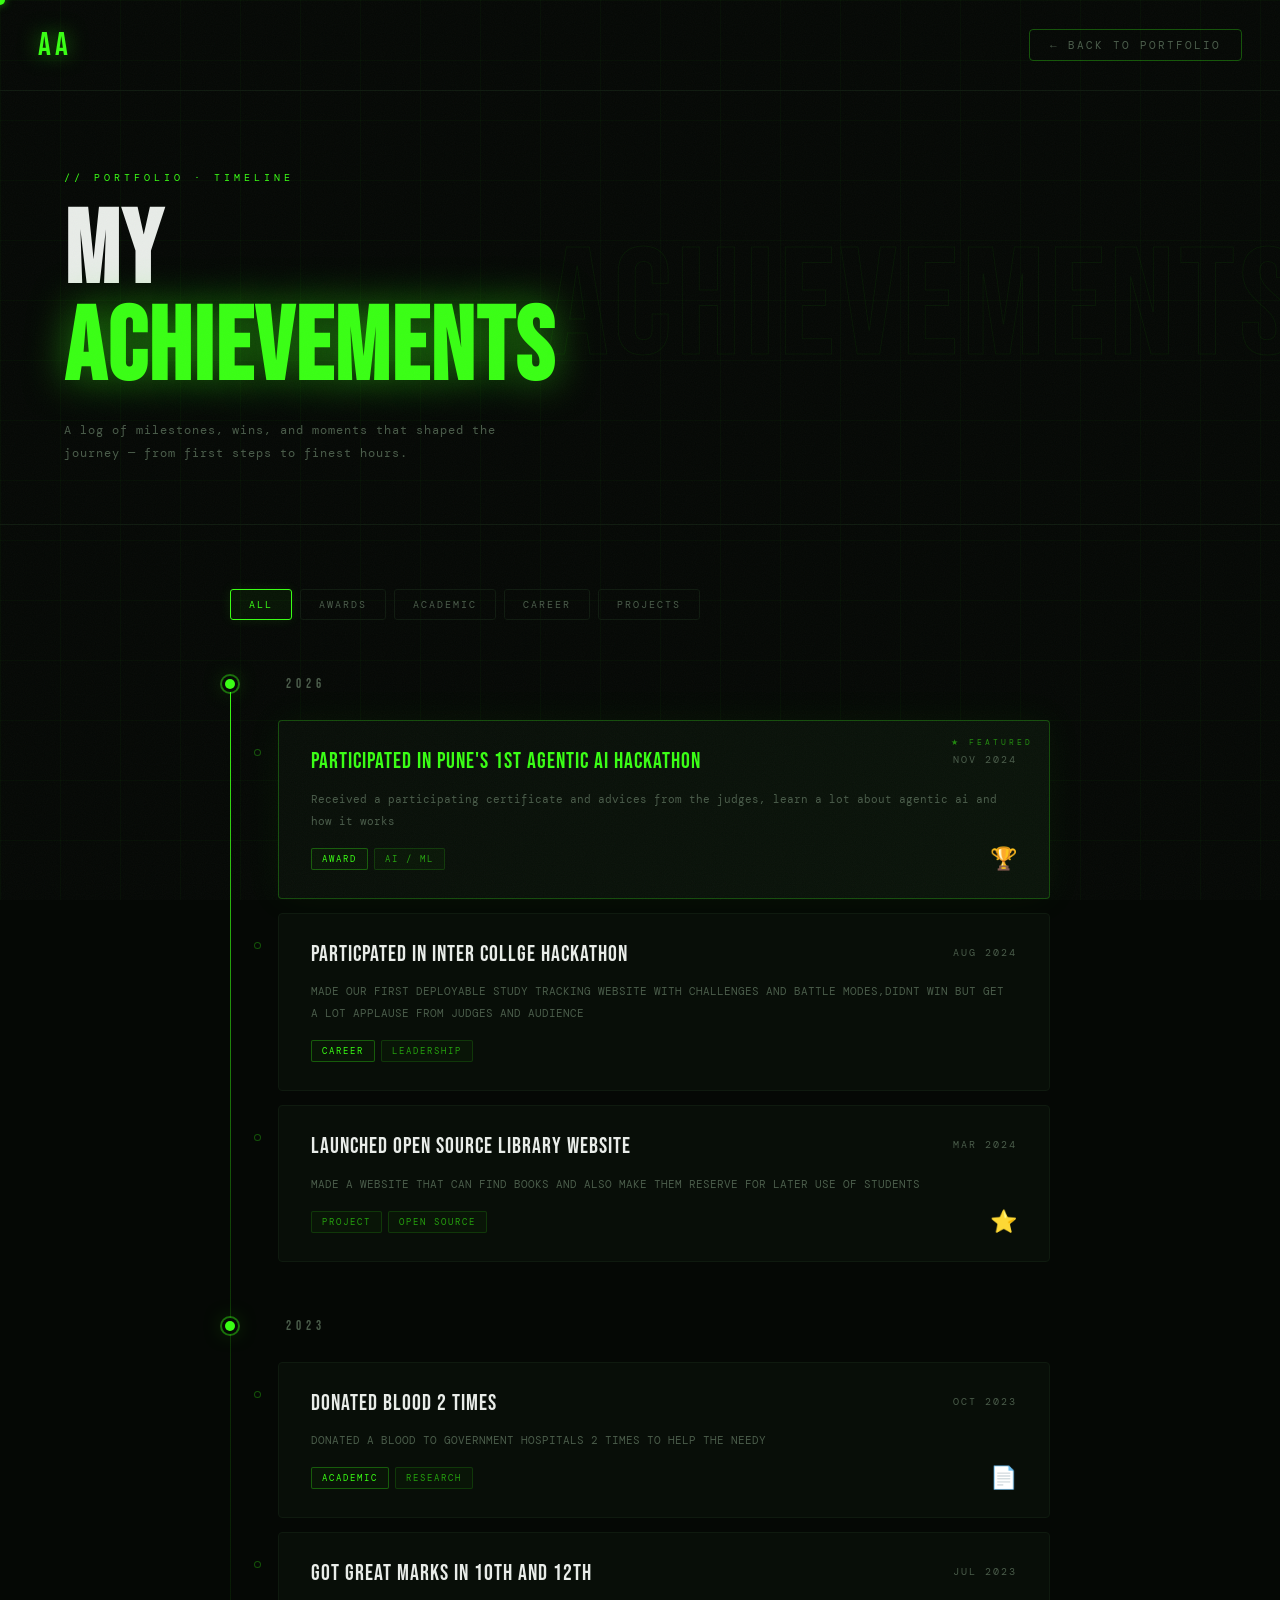
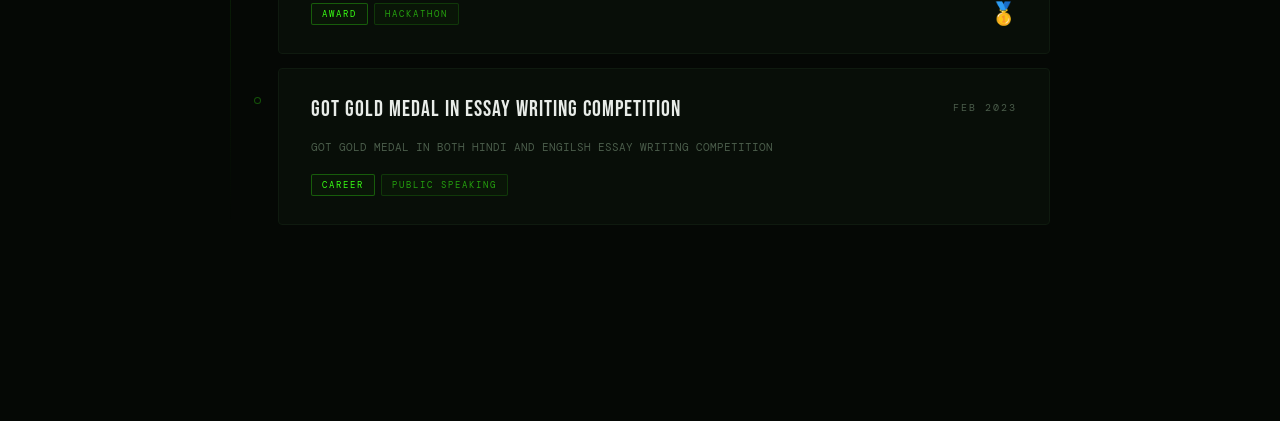
<file: achievementsx.html>
<!DOCTYPE html>
<html lang="en">
<head>
  <meta charset="UTF-8" />
  <meta name="viewport" content="width=device-width, initial-scale=1.0"/>
  <title>Aditya Abhinav — Achievements</title>
  <link href="https://fonts.googleapis.com/css2?family=Bebas+Neue&family=Syne:wght@400;700;800&family=DM+Mono:wght@300;400&display=swap" rel="stylesheet"/>
  <style>
    *, *::before, *::after { box-sizing: border-box; margin: 0; padding: 0; }

    :root {
      --green: #39ff14;
      --green-dim: rgba(57,255,20,0.12);
      --green-glow: rgba(57,255,20,0.5);
      --bg: #050805;
      --surface: #080e08;
      --line: #0f1a0f;
      --text: #e8ece8;
      --muted: #4a5c4a;
      --font-display: 'Bebas Neue', sans-serif;
      --font-body: 'Syne', sans-serif;
      --font-mono: 'DM Mono', monospace;
    }

    html { scroll-behavior: smooth; overflow-x: hidden; }

    body {
      background: var(--bg);
      color: var(--text);
      font-family: var(--font-mono);
      min-height: 100vh;
      overflow-x: hidden;
      cursor: none;
    }

    /* ── grain ── */
    body::before {
      content: '';
      position: fixed; inset: 0;
      background-image: url("data:image/svg+xml,%3Csvg viewBox='0 0 200 200' xmlns='http://www.w3.org/2000/svg'%3E%3Cfilter id='n'%3E%3CfeTurbulence type='fractalNoise' baseFrequency='0.9' numOctaves='4' stitchTiles='stitch'/%3E%3C/filter%3E%3Crect width='100%25' height='100%25' filter='url(%23n)' opacity='0.03'/%3E%3C/svg%3E");
      background-size: 200px;
      pointer-events: none;
      z-index: 999;
    }

    /* ── grid ── */
    body::after {
      content: '';
      position: fixed; inset: 0;
      background-image:
        linear-gradient(rgba(57,255,20,0.03) 1px, transparent 1px),
        linear-gradient(90deg, rgba(57,255,20,0.03) 1px, transparent 1px);
      background-size: 60px 60px;
      pointer-events: none;
      z-index: 0;
    }

    /* ── cursor ── */
    #cursor {
      position: fixed;
      width: 10px; height: 10px;
      background: var(--green);
      border-radius: 50%;
      pointer-events: none;
      z-index: 9999;
      transform: translate(-50%, -50%);
      transition: transform 0.15s ease;
      box-shadow: 0 0 8px var(--green-glow);
    }

    /* ── nav ── */
    nav {
      position: relative;
      z-index: 10;
      display: flex;
      align-items: center;
      justify-content: space-between;
      padding: 2vw 3vw;
      border-bottom: 1px solid var(--line);
    }

    .nav-logo {
      font-family: var(--font-display);
      font-size: 32px;
      color: var(--green);
      letter-spacing: 4px;
      text-shadow: 0 0 20px var(--green-glow);
      text-decoration: none;
    }

    .nav-back {
      font-family: var(--font-mono);
      font-size: 11px;
      letter-spacing: 2px;
      color: var(--muted);
      text-decoration: none;
      border: 1px solid rgba(57,255,20,0.3);
      padding: 8px 20px;
      border-radius: 4px;
      transition: all 0.3s;
      position: relative;
      overflow: hidden;
    }

    .nav-back::after {
      content: '';
      position: absolute;
      inset: 0;
      background: var(--green);
      transform: scaleX(0);
      transform-origin: left;
      transition: transform 0.3s cubic-bezier(0.4,0,0.2,1);
    }

    .nav-back:hover { color: #000; border-color: var(--green); }
    .nav-back:hover::after { transform: scaleX(1); }
    .nav-back span { position: relative; z-index: 1; }

    /* ── header ── */
    header {
      position: relative;
      z-index: 1;
      padding: 80px 5vw 60px;
      border-bottom: 1px solid var(--line);
      overflow: hidden;
    }

    header::after {
      content: 'ACHIEVEMENTS';
      position: absolute;
      right: -20px; top: 50%;
      transform: translateY(-50%);
      font-family: var(--font-display);
      font-size: clamp(60px, 12vw, 180px);
      color: transparent;
      -webkit-text-stroke: 1px rgba(57,255,20,0.06);
      letter-spacing: 4px;
      pointer-events: none;
      white-space: nowrap;
      user-select: none;
    }

    .eyebrow {
      font-size: 10px;
      letter-spacing: 4px;
      color: var(--green);
      text-transform: uppercase;
      margin-bottom: 20px;
      opacity: 0.7;
      animation: fadeUp 0.8s ease both;
    }

    header h1 {
      font-family: var(--font-display);
      font-size: clamp(48px, 8vw, 110px);
      line-height: 0.95;
      letter-spacing: 2px;
      color: var(--text);
      animation: fadeUp 0.9s 0.1s ease both;
    }

    header h1 em {
      font-style: normal;
      color: var(--green);
      text-shadow: 0 0 40px var(--green-glow);
    }

    .subtitle {
      margin-top: 20px;
      font-size: 12px;
      color: var(--muted);
      letter-spacing: 1px;
      max-width: 460px;
      line-height: 1.9;
      animation: fadeUp 1s 0.2s ease both;
    }

    /* ── main ── */
    main {
      position: relative;
      z-index: 1;
      max-width: 900px;
      margin: 0 auto;
      padding: 64px 40px 140px;
    }

    /* ── filter bar ── */
    .filter-bar {
      display: flex;
      gap: 8px;
      flex-wrap: wrap;
      margin-bottom: 56px;
      animation: fadeUp 1s 0.3s ease both;
    }

    .filter-btn {
      background: none;
      border: 1px solid var(--line);
      color: var(--muted);
      font-family: var(--font-mono);
      font-size: 10px;
      letter-spacing: 2px;
      text-transform: uppercase;
      padding: 8px 18px;
      cursor: none;
      border-radius: 3px;
      transition: all 0.25s;
    }

    .filter-btn:hover,
    .filter-btn.active {
      border-color: var(--green);
      color: var(--green);
      background: rgba(57,255,20,0.05);
      box-shadow: 0 0 12px rgba(57,255,20,0.1);
    }

    /* ── timeline ── */
    .timeline {
      position: relative;
      padding-left: 32px;
    }

    .timeline::before {
      content: '';
      position: absolute;
      left: 0; top: 8px; bottom: 0;
      width: 1px;
      background: linear-gradient(to bottom, var(--green) 0%, rgba(57,255,20,0.2) 50%, transparent 100%);
    }

    /* ── year group ── */
    .year-group { margin-bottom: 56px; }

    .year-label {
      position: relative;
      font-family: var(--font-display);
      font-size: 13px;
      letter-spacing: 5px;
      color: var(--muted);
      text-transform: uppercase;
      margin-bottom: 28px;
      padding-left: 24px;
    }

    .year-label::before {
      content: '';
      position: absolute;
      left: -37px; top: 50%;
      transform: translateY(-50%);
      width: 10px; height: 10px;
      border-radius: 50%;
      background: var(--green);
      box-shadow: 0 0 0 3px var(--bg), 0 0 0 5px rgba(57,255,20,0.4), 0 0 20px var(--green-glow);
    }

    /* ── card ── */
    .card {
      position: relative;
      background: var(--surface);
      border: 1px solid var(--line);
      padding: 28px 32px;
      margin-bottom: 14px;
      margin-left: 16px;
      border-radius: 4px;
      transition: border-color 0.3s, transform 0.3s, box-shadow 0.3s;
      cursor: none;
      opacity: 0;
      transform: translateY(20px);
      animation: fadeUp 0.6s ease forwards;
      animation-delay: var(--delay, 0s);
    }

    .card:hover {
      border-color: rgba(57,255,20,0.4);
      transform: translateX(6px);
      box-shadow: 0 0 30px rgba(57,255,20,0.06), -4px 0 0 var(--green);
    }

    .card::before {
      content: '';
      position: absolute;
      left: -25px; top: 28px;
      width: 7px; height: 7px;
      border-radius: 50%;
      border: 1px solid rgba(57,255,20,0.3);
      background: var(--bg);
    }

    /* featured card */
    .card.featured {
      border-color: rgba(57,255,20,0.25);
      background: linear-gradient(135deg, #080e08 0%, #0a140a 100%);
      box-shadow: 0 0 40px rgba(57,255,20,0.05);
    }

    .card.featured::after {
      content: '★ FEATURED';
      position: absolute;
      top: 16px; right: 16px;
      font-size: 8px;
      letter-spacing: 3px;
      color: var(--green);
      opacity: 0.5;
    }

    .card-header {
      display: flex;
      align-items: flex-start;
      justify-content: space-between;
      gap: 16px;
      flex-wrap: wrap;
      margin-bottom: 12px;
    }

    .card-title {
      font-family: var(--font-display);
      font-size: 22px;
      letter-spacing: 1px;
      line-height: 1.2;
      color: var(--text);
    }

    .card.featured .card-title { color: var(--green); }

    .card-date {
      font-family: var(--font-mono);
      font-size: 10px;
      color: var(--muted);
      letter-spacing: 2px;
      white-space: nowrap;
      padding-top: 4px;
    }

    .card-body {
      font-size: 11px;
      color: var(--muted);
      line-height: 2;
      margin-bottom: 16px;
      font-family: var(--font-mono);
    }

    .card-footer {
      display: flex;
      align-items: center;
      justify-content: space-between;
      flex-wrap: wrap;
      gap: 12px;
    }

    .tags { display: flex; gap: 6px; flex-wrap: wrap; }

    .tag {
      font-size: 9px;
      letter-spacing: 2px;
      text-transform: uppercase;
      padding: 4px 10px;
      background: rgba(57,255,20,0.03);
      border: 1px solid var(--line);
      color: var(--muted);
      border-radius: 2px;
    }

    .tag.green  { border-color: rgba(57,255,20,0.3); color: var(--green); }
    .tag.dim    { border-color: rgba(57,255,20,0.15); color: rgba(57,255,20,0.6); }

    .medal { font-size: 22px; line-height: 1; }

    /* ── footer ── */
    footer {
      position: relative;
      z-index: 1;
      text-align: center;
      padding: 40px;
      font-size: 10px;
      color: var(--muted);
      letter-spacing: 3px;
      border-top: 1px solid var(--line);
    }

    @keyframes fadeUp {
      from { opacity: 0; transform: translateY(20px); }
      to   { opacity: 1; transform: translateY(0); }
    }

    @media (max-width: 600px) {
      header { padding: 60px 24px 40px; }
      main { padding: 48px 20px 80px; }
      .timeline { padding-left: 20px; }
      .card { padding: 20px; margin-left: 8px; }
    }
  </style>
</head>
<body>

<div id="cursor"></div>

<!-- ── NAV ── -->
<nav>
  <a href="index.html" class="nav-logo">AA</a>
  <a href="index.html" class="nav-back"><span>← BACK TO PORTFOLIO</span></a>
</nav>

<!-- ── HEADER ── -->
<header>
  <p class="eyebrow">// Portfolio · Timeline</p>
  <h1>MY<br><em>ACHIEVEMENTS</em></h1>
  <p class="subtitle">A log of milestones, wins, and moments that shaped the journey — from first steps to finest hours.</p>
</header>

<main>

  <!-- filter bar -->
  <div class="filter-bar">
    <button class="filter-btn active" onclick="filterCards('all', this)">ALL</button>
    <button class="filter-btn" onclick="filterCards('award', this)">AWARDS</button>
    <button class="filter-btn" onclick="filterCards('academic', this)">ACADEMIC</button>
    <button class="filter-btn" onclick="filterCards('career', this)">CAREER</button>
    <button class="filter-btn" onclick="filterCards('project', this)">PROJECTS</button>
  </div>

  <div class="timeline" id="timeline">

    <!-- ── 2024 ── -->
    <div class="year-group" data-year="2024">
      <div class="year-label">2026</div>

      <div class="card featured" data-category="award" style="--delay:0.1s">
        <div class="card-header">
          <div class="card-title">Participated in pune's 1st Agentic AI Hackathon </div>
          <div class="card-date">NOV 2024</div>
        </div>
        <div class="card-body">Received a participating certificate and advices from the judges, learn a lot about agentic ai and how it works </div>
        <div class="card-footer">
          <div class="tags">
            <span class="tag green">Award</span>
            <span class="tag dim">AI / ML</span>
          </div>
          <div class="medal">🏆</div>
        </div>
      </div>

      <div class="card" data-category="career" style="--delay:0.2s">
        <div class="card-header">
          <div class="card-title">PARTICPATED IN INTER COLLGE Hackathon</div>
          <div class="card-date">AUG 2024</div>
        </div>
        <div class="card-body">MADE OUR FIRST DEPLOYABLE STUDY TRACKING WEBSITE WITH CHALLENGES AND BATTLE MODES,DIDNT WIN BUT GET A LOT APPLAUSE FROM JUDGES AND AUDIENCE</div>
        <div class="card-footer">
          <div class="tags">
            <span class="tag green">Career</span>
            <span class="tag dim">Leadership</span>
          </div>
        </div>
      </div>

      <div class="card" data-category="project" style="--delay:0.3s">
        <div class="card-header">
          <div class="card-title">Launched Open Source Library WEBSITE</div>
          <div class="card-date">MAR 2024</div>
        </div>
        <div class="card-body">MADE A WEBSITE THAT CAN FIND BOOKS AND ALSO MAKE THEM RESERVE FOR LATER USE OF  STUDENTS</div>
        <div class="card-footer">
          <div class="tags">
            <span class="tag dim">Project</span>
            <span class="tag dim">Open Source</span>
          </div>
          <div class="medal">⭐</div>
        </div>
      </div>
    </div>

    <!-- ── 2023 ── -->
    <div class="year-group" data-year="2023">
      <div class="year-label">2023</div>

      <div class="card" data-category="academic" style="--delay:0.1s">
        <div class="card-header">
          <div class="card-title">DONATED BLOOD 2 TIMES </div>
          <div class="card-date">OCT 2023</div>
        </div>
        <div class="card-body">DONATED A BLOOD TO GOVERNMENT HOSPITALS 2 TIMES TO HELP THE NEEDY</div>
        <div class="card-footer">
          <div class="tags">
            <span class="tag green">Academic</span>
            <span class="tag dim">Research</span>
          </div>
          <div class="medal">📄</div>
        </div>
      </div>

      <div class="card" data-category="award" style="--delay:0.2s">
        <div class="card-header">
          <div class="card-title">GOT GREAT MARKS IN 10TH AND 12TH</div>
          <div class="card-date">JUL 2023</div>
        </div>
        <div class="card-body"></div>
        <div class="card-footer">
          <div class="tags">
            <span class="tag green">Award</span>
            <span class="tag dim">Hackathon</span>
          </div>
          <div class="medal">🥇</div>
        </div>
      </div>

      <div class="card" data-category="career" style="--delay:0.3s">
        <div class="card-header">
          <div class="card-title">GOT GOLD MEDAL IN ESSAY WRITING COMPETITION</div>
          <div class="card-date">FEB 2023</div>
        </div>
        <div class="card-body">GOT GOLD MEDAL IN BOTH HINDI AND ENGILSH ESSAY WRITING COMPETITION</div>
        <div class="card-footer">
          <div class="tags">
            <span class="tag green">Career</span>
            <span class="tag dim">Public Speaking</span>
          </div>
        </div>
      </div>
    </div>

    

  </div><!-- /timeline -->
</main>
<script>
  // cursor
  const cursor = document.getElementById('cursor');
  window.addEventListener('mousemove', e => {
    cursor.style.left = e.clientX + 'px';
    cursor.style.top  = e.clientY + 'px';
  });
  document.querySelectorAll('a, button, .card').forEach(el => {
    el.addEventListener('mouseenter', () => {
      cursor.style.transform = 'translate(-50%,-50%) scale(2.5)';
      cursor.style.opacity = '0.6';
    });
    el.addEventListener('mouseleave', () => {
      cursor.style.transform = 'translate(-50%,-50%) scale(1)';
      cursor.style.opacity = '1';
    });
  });

  // filter
  function filterCards(category, btn) {
    document.querySelectorAll('.filter-btn').forEach(b => b.classList.remove('active'));
    btn.classList.add('active');
    document.querySelectorAll('.card').forEach(card => {
      card.style.display = (category === 'all' || card.dataset.category === category) ? '' : 'none';
    });
    document.querySelectorAll('.year-group').forEach(group => {
      const visible = [...group.querySelectorAll('.card')].some(c => c.style.display !== 'none');
      group.style.display = visible ? '' : 'none';
    });
  }

  // scroll reveal
  const observer = new IntersectionObserver((entries) => {
    entries.forEach(e => {
      if (e.isIntersecting) {
        e.target.style.animationPlayState = 'running';
        observer.unobserve(e.target);
      }
    });
  }, { threshold: 0.08 });

  document.querySelectorAll('.card').forEach(card => {
    card.style.animationPlayState = 'paused';
    observer.observe(card);
  });
</script>
</body>
</html>
</file>
